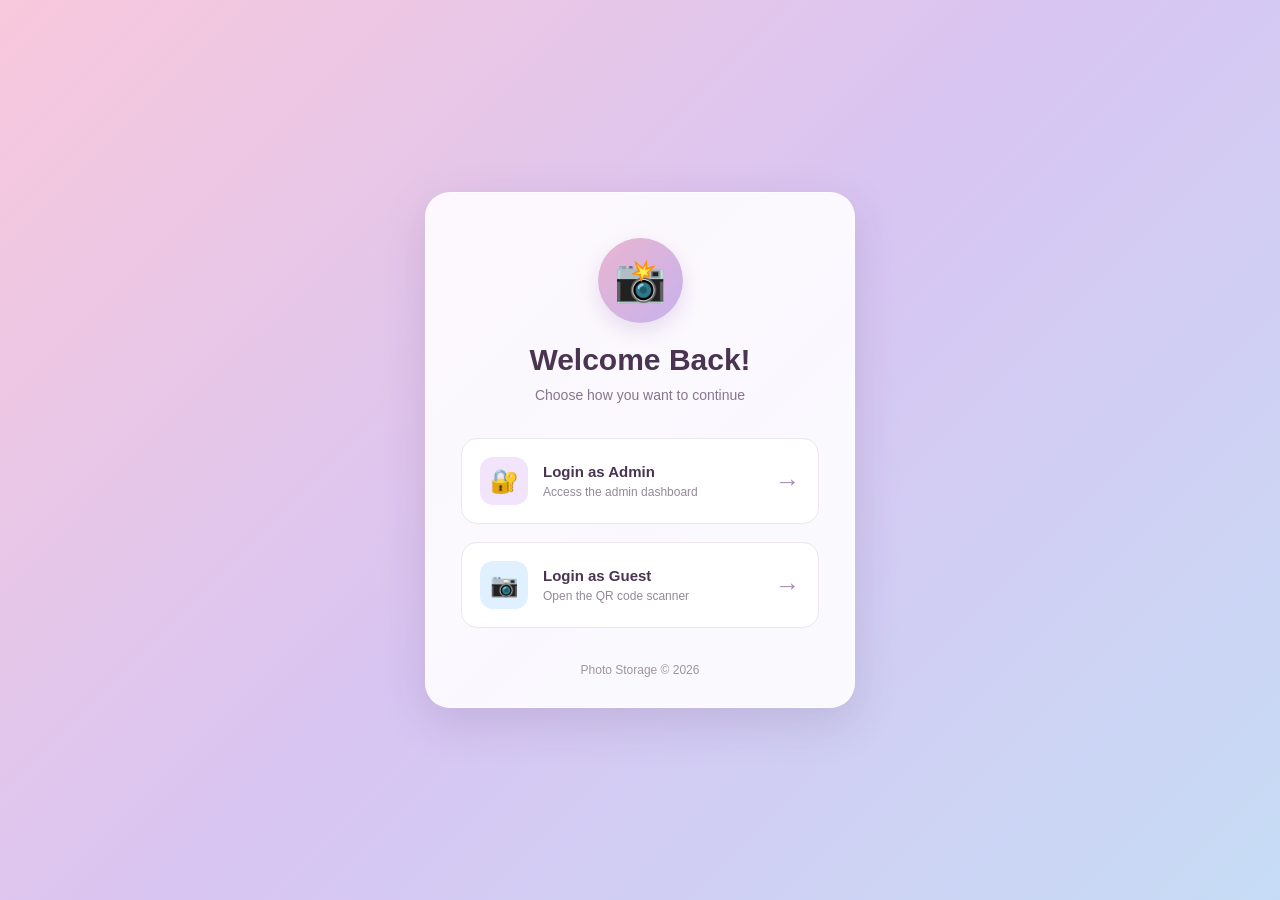
<file: index.html>
<!DOCTYPE html>
<html lang="en">
<head>
    <meta charset="UTF-8">
    <meta name="viewport" content="width=device-width, initial-scale=1.0">
    <title>Photo Storage | Login</title>
    <link rel="stylesheet" href="index.css">
</head>
<body>

    <div class="login-container">

        <div class="logo">📸</div>

        <h1>Welcome Back!</h1>
        <p class="subtitle">Choose how you want to continue</p>

        <div class="login-options">

            <!-- Admin Login -->
            <a href="admin_login.html" class="login-btn admin-btn">
                <span class="icon">🔐</span>
                <span>
                    <strong>Login as Admin</strong>
                    <small>Access the admin dashboard</small>
                </span>
                <span class="arrow">→</span>
            </a>

            
<a href="guest_scanner.html" class="login-btn guest-btn">
    <span class="icon">📷</span>
    <span>
        <strong>Login as Guest</strong>
        <small>Open the QR code scanner</small>
    </span>
    <span class="arrow">→</span>
</a>

        </div>

        <p class="footer-text">Photo Storage &copy; 2026</p>

    </div>

</body>
</html>
</file>
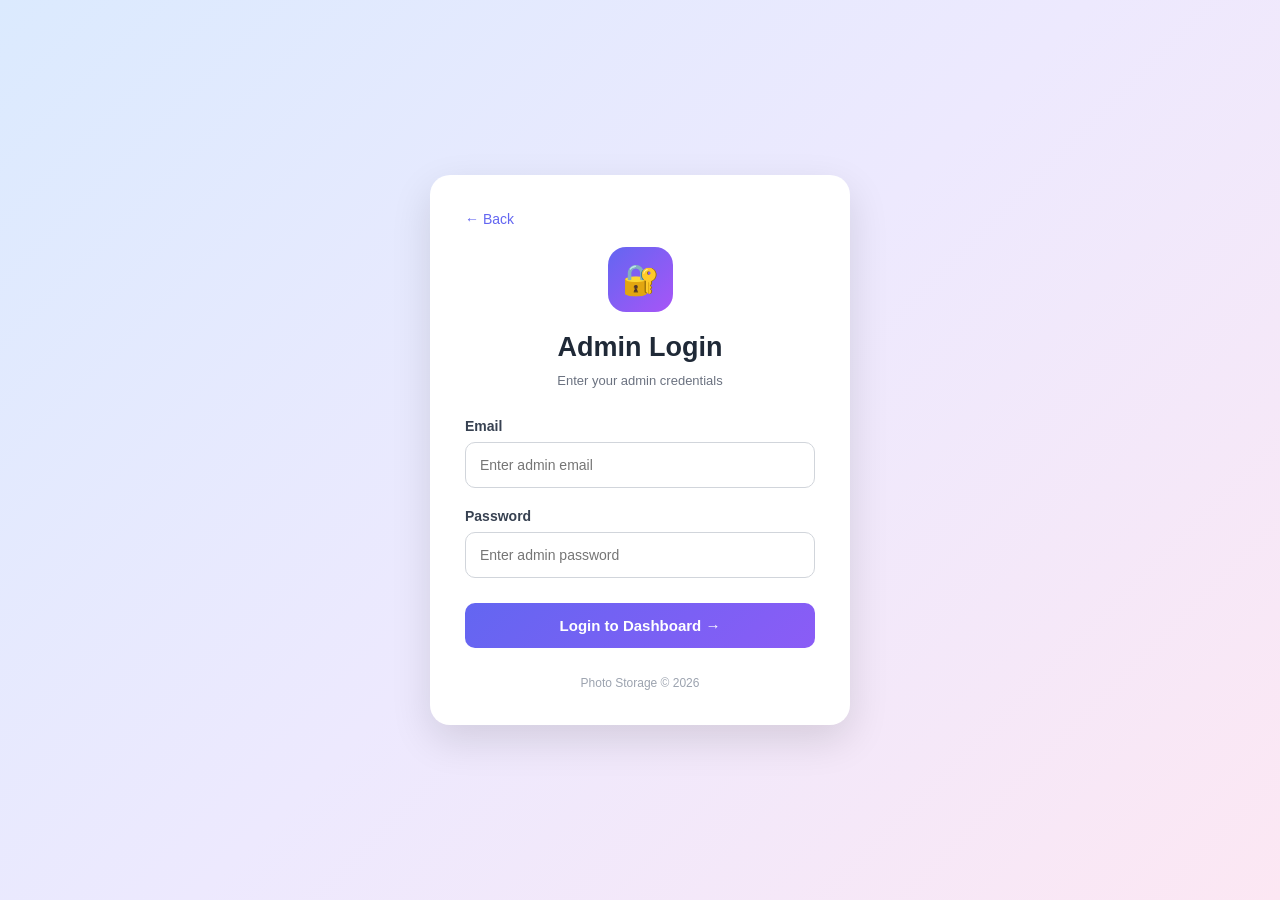
<file: admin_login.html>
<!DOCTYPE html>
<html lang="en">
<head>
    <meta charset="UTF-8">
    <meta name="viewport" content="width=device-width, initial-scale=1.0">
    <title>Admin Login | Photo Storage</title>
    <link rel="stylesheet" href="admin_login.css">
</head>
<body>

    <div class="login-container">

        <a href="index.html" class="back-link">← Back</a>

        <div class="logo">🔐</div>

        <h1>Admin Login</h1>
        <p class="subtitle">Enter your admin credentials</p>

        <form id="adminForm">

            <div class="input-group">
                <label for="email">Email</label>
                <input
                    type="text"
                    id="email"
                    placeholder="Enter admin email"
                    required
                >
            </div>

            <div class="input-group">
                <label for="password">Password</label>
                <input
                    type="password"
                    id="password"
                    placeholder="Enter admin password"
                    required
                >
            </div>

            <p id="error-message"></p>

            <button type="submit" class="login-btn">
                Login to Dashboard →
            </button>

        </form>

        <p class="footer-text">Photo Storage &copy; 2026</p>

    </div>

    <script>
        document.getElementById("adminForm").addEventListener("submit", function(event) {
            event.preventDefault();

            const email = document.getElementById("email").value.trim();
            const password = document.getElementById("password").value;
            const errorMessage = document.getElementById("error-message");

           if (email === "justine" && password === "klean") {
    window.location.href = "first_page.html";
} else {
    errorMessage.textContent = "Incorrect email or password!";
}
        });
    </script>

</body>
</html>
</file>
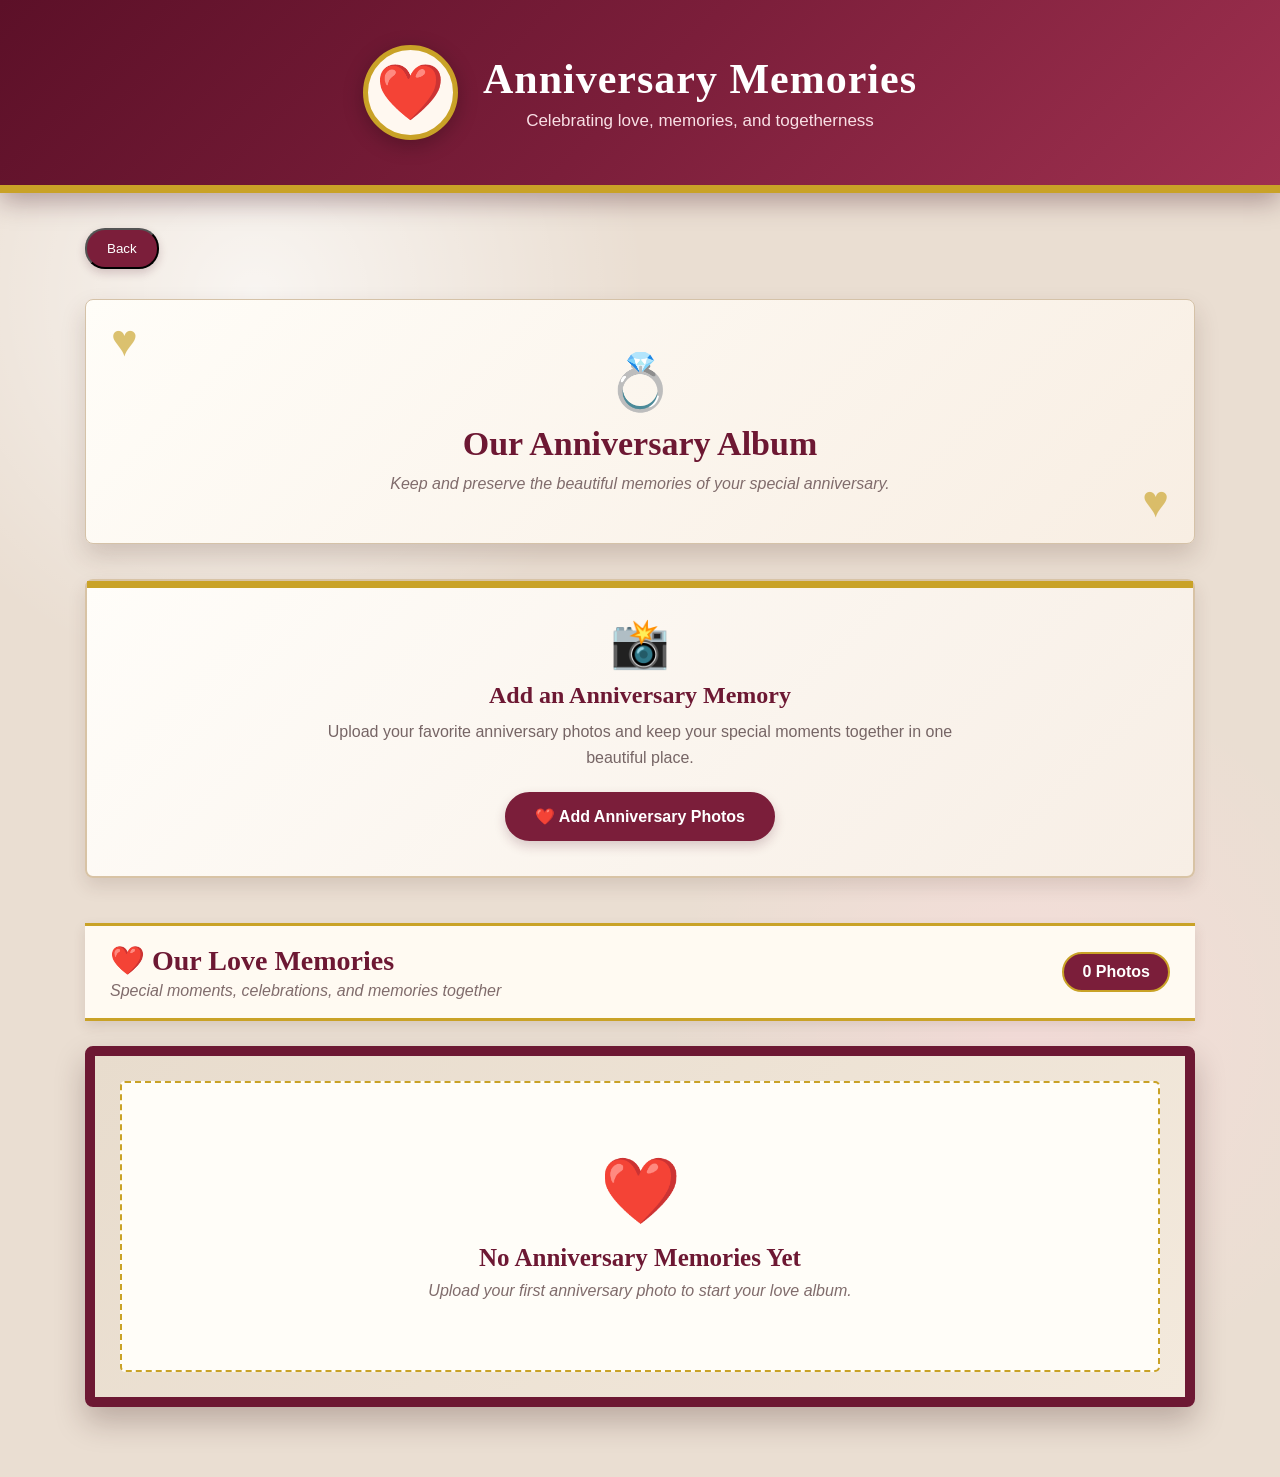
<file: Anniversary..html>
<!DOCTYPE html>
<html lang="en">

<head>
    <meta charset="UTF-8">
    <meta name="viewport" content="width=device-width, initial-scale=1.0">

    <title>Anniversary Memories</title>

    <link rel="stylesheet" href="Anniversary.css">
</head>

<body>

    <!-- HEADER -->

    <header class="anniversary-header">

        <div class="header-content">

            <div class="header-icon">
                ❤️
            </div>

            <div>
                <h1>Anniversary Memories</h1>

                <p>
                    Celebrating love, memories, and togetherness
                </p>
            </div>

        </div>

    </header>


    <!-- MAIN CONTENT -->

    <main class="container">

        <!-- BACK BUTTON -->

        <button
    class="back-btn"
    onclick="location.href='first_page.html'">

    Back

</button>


        <!-- TITLE -->

        <section class="page-title">

            <span>💍</span>

            <h2>
                Our Anniversary Album
            </h2>

            <p>
                Keep and preserve the beautiful memories
                of your special anniversary.
            </p>

        </section>


        <!-- UPLOAD -->

        <section class="upload-box">

            <div class="upload-icon">
                📸
            </div>

            <h2>
                Add an Anniversary Memory
            </h2>

            <p>
                Upload your favorite anniversary photos
                and keep your special moments together
                in one beautiful place.
            </p>

            <input
                type="file"
                id="photoInput"
                accept="image/*"
                multiple
            >

            <label
                for="photoInput"
                class="upload-btn">

                ❤️ Add Anniversary Photos

            </label>

        </section>


        <!-- GALLERY HEADER -->

        <section class="gallery-header">

            <div>

                <h2>
                    ❤️ Our Love Memories
                </h2>

                <p>
                    Special moments, celebrations,
                    and memories together
                </p>

            </div>

            <div class="photo-count">

                <span id="photoCount">
                    0 Photos
                </span>

            </div>

        </section>


        <!-- PHOTO GALLERY -->

        <section
            class="gallery"
            id="gallery">

        </section>

    </main>


    <!-- JAVASCRIPT -->

    <script>

        const photoInput =
            document.getElementById("photoInput");

        const gallery =
            document.getElementById("gallery");

        const photoCount =
            document.getElementById("photoCount");


        let photos =
            JSON.parse(
                localStorage.getItem("anniversaryPhotos")
            ) || [];


        /* DISPLAY PHOTOS */

        function displayPhotos() {

            gallery.innerHTML = "";


            if (photos.length === 0) {

                gallery.innerHTML = `

                    <div class="no-photo">

                        <div class="empty-icon">
                            ❤️
                        </div>

                        <h3>
                            No Anniversary Memories Yet
                        </h3>

                        <p>
                            Upload your first anniversary
                            photo to start your love album.
                        </p>

                    </div>

                `;

            }


            photos.forEach(function(photo, index) {

                const card =
                    document.createElement("div");

                card.className =
                    "photo-card";


                card.innerHTML = `

                    <div class="image-container">

                        <img
                            src="${photo}"
                            alt="Anniversary memory">

                    </div>

                    <button
                        class="delete-btn"
                        onclick="deletePhoto(${index})">

                        Delete

                    </button>

                `;


                gallery.appendChild(card);

            });


            updatePhotoCount();

        }


        /* UPLOAD PHOTOS */

        photoInput.addEventListener(
            "change",
            function(event) {

                const files =
                    event.target.files;


                Array.from(files).forEach(function(file) {

                    const reader =
                        new FileReader();


                    reader.onload =
                        function(e) {

                            photos.push(
                                e.target.result
                            );


                            localStorage.setItem(
                                "anniversaryPhotos",
                                JSON.stringify(photos)
                            );


                            displayPhotos();

                        };


                    reader.readAsDataURL(file);

                });


                photoInput.value = "";

            }
        );


        /* DELETE PHOTO */

        function deletePhoto(index) {

            const confirmDelete =
                confirm(
                    "Are you sure you want to delete this anniversary photo?"
                );


            if (confirmDelete) {

                photos.splice(index, 1);


                localStorage.setItem(
                    "anniversaryPhotos",
                    JSON.stringify(photos)
                );


                displayPhotos();

            }

        }


        /* PHOTO COUNTER */

        function updatePhotoCount() {

            const count =
                photos.length;


            if (count === 1) {

                photoCount.innerText =
                    "1 Photo";

            } else {

                photoCount.innerText =
                    count + " Photos";

            }

        }


        /* LOAD PHOTOS */

        displayPhotos();

    </script>

</body>

</html>
</file>
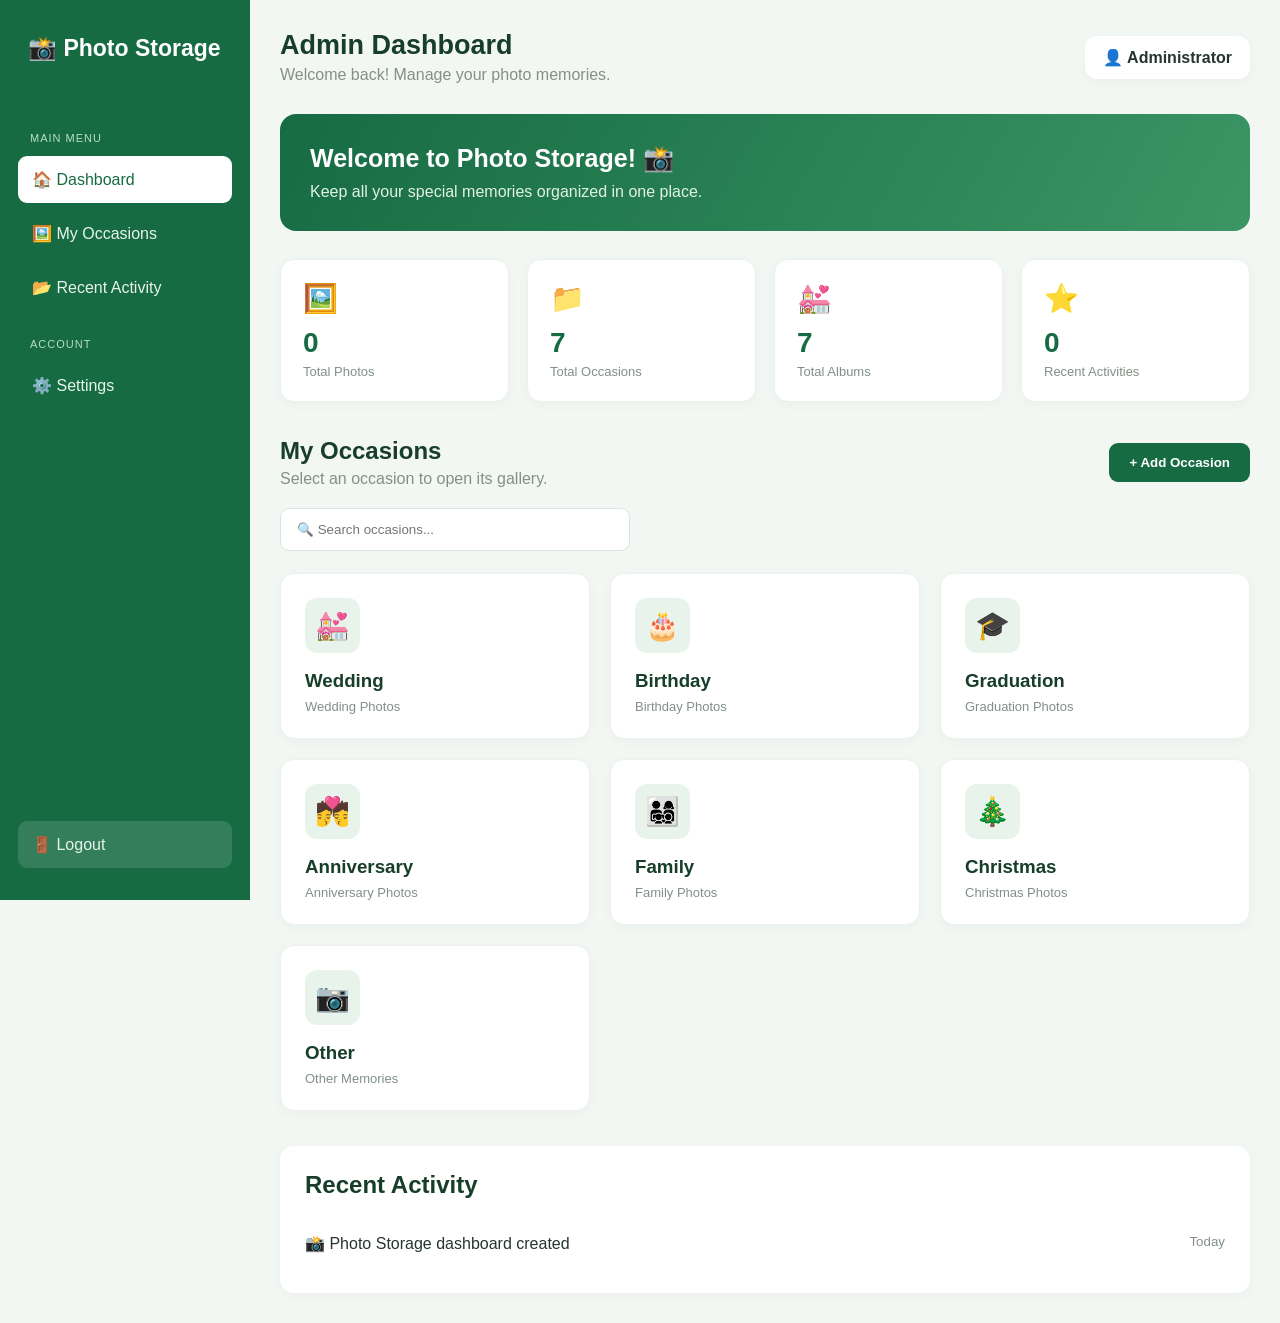
<file: first_page.html>
<!DOCTYPE html>
<html lang="en">
<head>
    <meta charset="UTF-8">
    <meta name="viewport" content="width=device-width, initial-scale=1.0">
    <title>Photo Storage | Admin Dashboard</title>

    <link rel="stylesheet" href="style.css">
</head>

<body>

    <!-- SIDEBAR -->
    <aside class="sidebar">

        <div class="logo">📸 <span>Photo Storage</span></div>

        <p class="menu-title">MAIN MENU</p>

        <a class="nav-link active" onclick="showDashboard()">🏠 <span>Dashboard</span></a>
        <a class="nav-link" onclick="goToOccasions()">🖼️ <span>My Occasions</span></a>
        <a class="nav-link" onclick="showRecent()">📂 <span>Recent Activity</span></a>

        <p class="menu-title">ACCOUNT</p>

        <a class="nav-link" onclick="showSettings()">⚙️ <span>Settings</span></a>
        <a class="nav-link logout" onclick="logout()">🚪 <span>Logout</span></a>

    </aside>


    <!-- MAIN CONTENT -->
    <main class="main">

        <div class="topbar">
            <div>
                <h2>Admin Dashboard</h2>
                <p>Welcome back! Manage your photo memories.</p>
            </div>

            <div class="admin-profile">
                👤 Administrator
            </div>
        </div>


        <!-- WELCOME -->
        <section class="welcome">
            <h2>Welcome to Photo Storage! 📸</h2>
            <p>Keep all your special memories organized in one place.</p>
        </section>


        <!-- STATISTICS -->
        <section class="stats">

            <div class="stat-card">
                <div class="stat-icon">🖼️</div>
                <h3 id="totalPhotos">0</h3>
                <p>Total Photos</p>
            </div>

            <div class="stat-card">
                <div class="stat-icon">📁</div>
                <h3 id="totalOccasions">7</h3>
                <p>Total Occasions</p>
            </div>

            <div class="stat-card">
                <div class="stat-icon">💒</div>
                <h3 id="totalAlbums">7</h3>
                <p>Total Albums</p>
            </div>

            <div class="stat-card">
                <div class="stat-icon">⭐</div>
                <h3 id="recentUploads">0</h3>
                <p>Recent Activities</p>
            </div>

        </section>


        <!-- OCCASIONS -->
        <section id="occasions">

            <div class="section-header">
                <div>
                    <h2>My Occasions</h2>
                    <p class="section-description">
                        Select an occasion to open its gallery.
                    </p>
                </div>

                <button class="add-btn" onclick="addOccasion()">
                    + Add Occasion
                </button>
            </div>

            <input
                type="text"
                id="searchInput"
                class="search-box"
                placeholder="🔍 Search occasions..."
                oninput="searchOccasions()"
            >

            <div class="occasion-container" id="occasionContainer"></div>

        </section>


        <!-- RECENT ACTIVITY -->
        <section class="recent-section" id="recent">

            <h2>Recent Activity</h2>

            <div id="activityList">
                <div class="activity">
                    <span>📸 Photo Storage dashboard created</span>
                    <small>Today</small>
                </div>
            </div>

        </section>

    </main>


    <!-- JAVASCRIPT -->
    <script>

        let occasions = [
            {
                name: "Wedding",
                icon: "💒",
                description: "Wedding Photos",
                link: "wedding.html"
            },
            {
                name: "Birthday",
                icon: "🎂",
                description: "Birthday Photos",
                link: "Birth_day.html"
            },
            {
                name: "Graduation",
                icon: "🎓",
                description: "Graduation Photos",
                link: "graduation.html"
            },
            {
                name: "Anniversary",
                icon: "💏",
                description: "Anniversary Photos",
                link: "Anniversary..html"
            },
            {
                name: "Family",
                icon: "👨‍👩‍👧‍👦",
                description: "Family Photos",
                link: "Family.html"
            },
            {
                name: "Christmas",
                icon: "🎄",
                description: "Christmas Photos",
                link: ""
            },
            {
                name: "Other",
                icon: "📷",
                description: "Other Memories",
                link: ""
            }
        ];


        // DISPLAY OCCASIONS
        function displayOccasions(data = occasions) {

            const container = document.getElementById("occasionContainer");

            container.innerHTML = "";

            if (data.length === 0) {
                container.innerHTML =
                    '<div class="empty-message">No occasions found.</div>';
                return;
            }

            data.forEach(occasion => {

                const card = document.createElement("div");
                card.className = "occasion-card";

                const icon = document.createElement("div");
                icon.className = "occasion-icon";
                icon.textContent = occasion.icon;

                const title = document.createElement("h3");
                title.textContent = occasion.name;

                const description = document.createElement("p");
                description.textContent = occasion.description;

                card.append(icon, title, description);

                card.onclick = () => openGallery(occasion);

                container.appendChild(card);

            });

            updateStatistics();
        }


        // OPEN GALLERY
        function openGallery(occasion) {

            if (occasion.link) {
                window.location.href = occasion.link;
            } else {
                alert("The " + occasion.name +
                    " gallery page has not been created yet.");
            }

        }


        // ADD NEW OCCASION
        function addOccasion() {

            let name = prompt("Enter the name of the new occasion:");

            if (!name || name.trim() === "") {
                return;
            }

            name = name.trim();

            const exists = occasions.some(
                item => item.name.toLowerCase() === name.toLowerCase()
            );

            if (exists) {
                alert("This occasion already exists!");
                return;
            }

            occasions.push({
                name: name,
                icon: "📷",
                description: name + " Photos",
                link: ""
            });

            displayOccasions();

            addActivity("New occasion created: " + name);

            alert(name + " occasion added successfully!");

        }


        // SEARCH OCCASIONS
        function searchOccasions() {

            const search = document
                .getElementById("searchInput")
                .value.toLowerCase();

            const filtered = occasions.filter(item =>
                item.name.toLowerCase().includes(search)
            );

            displayOccasions(filtered);

        }


        // UPDATE STATISTICS
        function updateStatistics() {

            document.getElementById("totalOccasions").textContent =
                occasions.length;

            document.getElementById("totalAlbums").textContent =
                occasions.length;

        }


        // RECENT ACTIVITY
        function addActivity(message) {

            const list = document.getElementById("activityList");

            const activity = document.createElement("div");
            activity.className = "activity";

            const text = document.createElement("span");
            text.textContent = "📸 " + message;

            const date = document.createElement("small");
            date.textContent = new Date().toLocaleString();

            activity.append(text, date);

            list.prepend(activity);

            document.getElementById("recentUploads").textContent =
                list.children.length;

        }


        // SIDEBAR NAVIGATION
        function showDashboard() {
            window.scrollTo({ top: 0, behavior: "smooth" });
        }

        function goToOccasions() {
            document.getElementById("occasions").scrollIntoView({
                behavior: "smooth"
            });
        }

        function showRecent() {
            document.getElementById("recent").scrollIntoView({
                behavior: "smooth"
            });
        }

        function showSettings() {
            alert("Settings page is coming soon!");
        }

        function logout() {

            if (confirm("Are you sure you want to logout?")) {
                window.location.href = "index.html";
            }

        }


        // INITIALIZE DASHBOARD
        displayOccasions();

    </script>

</body>
</html>
</file>
<file: index.css>
/* ==============================
   PHOTO STORAGE LOGIN PAGE
   ============================== */

* {
    margin: 0;
    padding: 0;
    box-sizing: border-box;
}

body {
    font-family: 'Segoe UI', Arial, sans-serif;
    min-height: 100vh;
    display: flex;
    justify-content: center;
    align-items: center;
    padding: 20px;

    background: linear-gradient(
        135deg,
        #f8c8dc,
        #d8c5f2,
        #c6dcf5
    );
}

/* LOGIN CONTAINER */

.login-container {
    width: 100%;
    max-width: 430px;
    padding: 45px 35px 30px;
    text-align: center;

    background: rgba(255, 255, 255, 0.88);
    border: 1px solid rgba(255, 255, 255, 0.7);
    border-radius: 25px;

    box-shadow: 0 15px 45px rgba(80, 50, 100, 0.15);

    animation: fadeIn 0.8s ease;
}

/* LOGO */

.logo {
    width: 85px;
    height: 85px;
    margin: 0 auto 20px;

    display: flex;
    justify-content: center;
    align-items: center;

    font-size: 42px;
    background: linear-gradient(135deg, #e9b5d0, #c7b2ed);
    border-radius: 50%;

    box-shadow: 0 8px 20px rgba(160, 110, 180, 0.2);
}

/* TITLE */

h1 {
    color: #493452;
    font-size: 30px;
    font-weight: 750;
    margin-bottom: 10px;
}

.subtitle {
    color: #88758e;
    font-size: 14px;
    margin-bottom: 35px;
}

/* LOGIN OPTIONS */

.login-options {
    display: flex;
    flex-direction: column;
    gap: 18px;
}

/* LOGIN BUTTON */

.login-btn {
    display: flex;
    align-items: center;
    gap: 15px;

    width: 100%;
    padding: 18px;

    text-decoration: none;
    text-align: left;

    border-radius: 16px;
    border: 1px solid #eee4f2;

    background: #ffffff;
    color: #493452;

    transition: all 0.3s ease;
}

/* BUTTON ICON */

.login-btn .icon {
    width: 48px;
    height: 48px;
    min-width: 48px;

    display: flex;
    justify-content: center;
    align-items: center;

    font-size: 23px;
    border-radius: 13px;
}

/* BUTTON TEXT */

.login-btn strong {
    display: block;
    font-size: 15px;
    margin-bottom: 5px;
}

.login-btn small {
    display: block;
    color: #95889a;
    font-size: 12px;
}

/* ARROW */

.login-btn .arrow {
    margin-left: auto;
    font-size: 25px;
    color: #a58bb5;
    transition: transform 0.3s ease;
}

/* ADMIN BUTTON */

.admin-btn .icon {
    background: #f1e4fb;
}

.admin-btn:hover {
    border-color: #b58bd8;
    background: #fcf8ff;
    transform: translateY(-4px);
    box-shadow: 0 8px 20px rgba(150, 110, 190, 0.15);
}

/* GUEST BUTTON */

.guest-btn .icon {
    background: #e1f0ff;
}

.guest-btn:hover {
    border-color: #8dbce9;
    background: #f7fbff;
    transform: translateY(-4px);
    box-shadow: 0 8px 20px rgba(100, 150, 210, 0.15);
}

/* HOVER ARROW */

.login-btn:hover .arrow {
    transform: translateX(5px);
}

/* FOOTER */

.footer-text {
    margin-top: 35px;
    color: #a092a5;
    font-size: 12px;
}

/* ANIMATION */

@keyframes fadeIn {
    from {
        opacity: 0;
        transform: translateY(20px);
    }

    to {
        opacity: 1;
        transform: translateY(0);
    }
}

/* RESPONSIVE DESIGN */

@media (max-width: 480px) {
    .login-container {
        padding: 35px 22px 25px;
    }

    h1 {
        font-size: 26px;
    }

    .login-btn {
        padding: 15px;
    }
}
</file>
<file: admin_login.css>
* {
    margin: 0;
    padding: 0;
    box-sizing: border-box;
}

body {
    font-family: Arial, sans-serif;
    min-height: 100vh;
    display: flex;
    justify-content: center;
    align-items: center;
    padding: 20px;
    background: linear-gradient(135deg, #dbeafe, #ede9fe, #fce7f3);
}

.login-container {
    width: 100%;
    max-width: 420px;
    background: white;
    padding: 35px;
    border-radius: 20px;
    box-shadow: 0 15px 40px rgba(0, 0, 0, 0.12);
}

.back-link {
    display: inline-block;
    margin-bottom: 20px;
    color: #6366f1;
    text-decoration: none;
    font-size: 14px;
}

.logo {
    width: 65px;
    height: 65px;
    display: flex;
    justify-content: center;
    align-items: center;
    margin: 0 auto 20px;
    border-radius: 18px;
    background: linear-gradient(135deg, #6366f1, #a855f7);
    font-size: 30px;
}

h1 {
    text-align: center;
    color: #1f2937;
    font-size: 27px;
    margin-bottom: 10px;
}

.subtitle {
    text-align: center;
    color: #6b7280;
    font-size: 13px;
    margin-bottom: 30px;
}

.input-group {
    margin-bottom: 20px;
}

.input-group label {
    display: block;
    color: #374151;
    font-weight: bold;
    font-size: 14px;
    margin-bottom: 8px;
}

.input-group input {
    width: 100%;
    padding: 14px;
    border: 1px solid #d1d5db;
    border-radius: 10px;
    outline: none;
    font-size: 14px;
    transition: 0.3s;
}

.input-group input:focus {
    border-color: #6366f1;
    box-shadow: 0 0 0 3px rgba(99, 102, 241, 0.12);
}

.login-btn {
    width: 100%;
    padding: 14px;
    margin-top: 5px;
    border: none;
    border-radius: 10px;
    background: linear-gradient(135deg, #6366f1, #8b5cf6);
    color: white;
    font-size: 15px;
    font-weight: bold;
    cursor: pointer;
    transition: 0.3s;
}

.login-btn:hover {
    transform: translateY(-2px);
    box-shadow: 0 8px 20px rgba(99, 102, 241, 0.25);
}

.footer-text {
    text-align: center;
    margin-top: 28px;
    color: #9ca3af;
    font-size: 12px;
}

@media (max-width: 480px) {
    .login-container {
        padding: 25px 20px;
    }
}
</file>
<file: Anniversary.css>
/* =========================================
   ANNIVERSARY PHOTO ALBUM
========================================= */

* {
    margin: 0;
    padding: 0;
    box-sizing: border-box;
}

body {
    font-family: Arial, sans-serif;
    background:
        radial-gradient(circle at 20% 20%, rgba(255,255,255,.7), transparent 25%),
        radial-gradient(circle at 80% 70%, rgba(255,220,225,.5), transparent 25%),
        #eaded2;

    color: #4a252c;
    min-height: 100vh;
}


/* =========================================
   ALBUM COVER / HEADER
========================================= */

.anniversary-header {
    background:
        linear-gradient(
            135deg,
            #5c1028,
            #7b1e3a,
            #9e304f
        );

    color: white;

    padding: 45px 20px;

    border-bottom: 8px solid #c9a227;

    box-shadow:
        0 8px 25px rgba(60, 15, 30, .35);
}


.header-content {
    max-width: 1050px;

    margin: auto;

    display: flex;

    align-items: center;

    justify-content: center;

    gap: 25px;

    text-align: center;
}


.header-icon {
    width: 95px;
    height: 95px;

    display: flex;

    align-items: center;
    justify-content: center;

    font-size: 55px;

    background: #fff8f0;

    border: 5px solid #c9a227;

    border-radius: 50%;

    box-shadow:
        0 5px 20px rgba(0,0,0,.25);
}


.anniversary-header h1 {
    font-family: Georgia, serif;

    font-size: 42px;

    letter-spacing: 1px;

    margin-bottom: 8px;
}


.anniversary-header p {
    color: #f9dfe5;

    font-size: 17px;
}


/* =========================================
   MAIN
========================================= */

.container {
    max-width: 1150px;

    margin: auto;

    padding: 35px 20px 70px;
}


/* =========================================
   BACK BUTTON
========================================= */

.back-btn {
    display: inline-block;

    text-decoration: none;

    background: #7b1e3a;

    color: white;

    padding: 11px 20px;

    border-radius: 20px;

    margin-bottom: 30px;

    transition: .3s;

    box-shadow:
        0 4px 10px rgba(80,20,40,.2);
}


.back-btn:hover {
    background: #c9a227;

    color: #4a252c;

    transform: translateX(-4px);
}


/* =========================================
   ALBUM TITLE PAGE
========================================= */

.page-title {
    position: relative;

    text-align: center;

    background:
        linear-gradient(
            135deg,
            #fffdf8,
            #f8eee3
        );

    padding: 50px 25px;

    margin-bottom: 35px;

    border-radius: 8px;

    border: 1px solid #d5c2a8;

    box-shadow:
        0 12px 25px rgba(70,40,30,.18);

    overflow: hidden;
}


/* Decorative album corners */

.page-title::before,
.page-title::after {
    content: "♥";

    position: absolute;

    font-size: 45px;

    color: #c9a227;

    opacity: .65;
}


.page-title::before {
    top: 15px;
    left: 25px;
}


.page-title::after {
    bottom: 15px;
    right: 25px;
}


.page-title span {
    font-size: 55px;

    display: block;

    margin-bottom: 10px;
}


.page-title h2 {
    font-family: Georgia, serif;

    color: #6d1833;

    font-size: 34px;

    margin-bottom: 12px;
}


.page-title p {
    color: #806c6c;

    font-style: italic;

    font-size: 16px;
}


/* =========================================
   UPLOAD SECTION
========================================= */

.upload-box {
    position: relative;

    background:
        linear-gradient(
            135deg,
            #fffdf9,
            #f7eee5
        );

    padding: 35px 25px;

    text-align: center;

    border: 2px solid #d8c3a5;

    border-radius: 8px;

    margin-bottom: 45px;

    box-shadow:
        0 8px 18px rgba(70,40,30,.13);
}


.upload-box::before {
    content: "";

    position: absolute;

    top: 0;
    left: 0;

    width: 100%;
    height: 7px;

    background: #c9a227;
}


.upload-icon {
    font-size: 48px;

    margin-bottom: 10px;
}


.upload-box h2 {
    font-family: Georgia, serif;

    color: #6d1833;

    margin-bottom: 10px;
}


.upload-box p {
    max-width: 650px;

    margin: 0 auto 22px;

    color: #766565;

    line-height: 1.6;
}


#photoInput {
    display: none;
}


/* =========================================
   ALBUM BUTTON
========================================= */

.upload-btn {
    display: inline-block;

    padding: 13px 28px;

    background: #7b1e3a;

    color: white;

    border-radius: 25px;

    cursor: pointer;

    font-weight: bold;

    border: 2px solid #7b1e3a;

    transition: .3s;

    box-shadow:
        0 5px 12px rgba(80,20,40,.2);
}


.upload-btn:hover {
    background: #c9a227;

    border-color: #c9a227;

    color: #4a252c;

    transform: translateY(-3px);
}


/* =========================================
   ALBUM SECTION HEADER
========================================= */

.gallery-header {
    position: relative;

    display: flex;

    justify-content: space-between;

    align-items: center;

    margin-bottom: 25px;

    padding: 18px 25px;

    background: #fffaf2;

    border-top: 3px solid #c9a227;

    border-bottom: 3px solid #c9a227;

    box-shadow:
        0 5px 12px rgba(70,40,30,.12);
}


.gallery-header h2 {
    font-family: Georgia, serif;

    color: #6d1833;

    font-size: 28px;

    margin-bottom: 5px;
}


.gallery-header p {
    color: #806c6c;

    font-style: italic;
}


.photo-count {
    background: #7b1e3a;

    color: white;

    padding: 9px 18px;

    border-radius: 20px;

    border: 2px solid #c9a227;

    font-weight: bold;
}


/* =========================================
   PHOTO ALBUM
========================================= */

.gallery {
    display: grid;

    grid-template-columns:
        repeat(3, 1fr);

    gap: 35px;

    padding: 25px;

    background:
        linear-gradient(
            135deg,
            #e8dccd,
            #f3e9dc
        );

    border: 10px solid #6d1833;

    border-radius: 8px;

    box-shadow:
        0 15px 30px rgba(50,20,20,.25);

    position: relative;
}


/* =========================================
   PHOTO CARD
========================================= */

.photo-card {
    position: relative;

    background: #fffdf8;

    padding: 12px 12px 35px;

    border-radius: 3px;

    border: 1px solid #ddd0bd;

    box-shadow:
        0 8px 15px rgba(50,30,20,.2);

    transition: .35s;

    transform: rotate(-1deg);
}


/* Alternate photo rotation */

.photo-card:nth-child(even) {
    transform: rotate(1.5deg);
}


.photo-card:nth-child(3n) {
    transform: rotate(-2deg);
}


.photo-card:hover {
    transform:
        translateY(-10px)
        rotate(0deg)
        scale(1.03);

    z-index: 5;

    box-shadow:
        0 18px 30px rgba(50,30,20,.3);
}


/* =========================================
   PHOTO
========================================= */

.image-container {
    width: 100%;

    height: 250px;

    overflow: hidden;

    background: #eee;

    border: 1px solid #d4c6b5;
}


.image-container img {
    width: 100%;

    height: 100%;

    object-fit: cover;

    display: block;

    transition: .5s;
}


.photo-card:hover img {
    transform: scale(1.06);
}


/* =========================================
   PHOTO CAPTION AREA
========================================= */

.photo-card::after {
    content: "♥ Our Special Memory ♥";

    position: absolute;

    bottom: 9px;

    left: 0;

    width: 100%;

    text-align: center;

    font-family: Georgia, serif;

    font-size: 13px;

    color: #7b1e3a;
}


/* =========================================
   DELETE BUTTON
========================================= */

.delete-btn {
    position: absolute;

    top: 20px;

    right: 20px;

    width: auto;

    padding: 7px 12px;

    border: none;

    border-radius: 15px;

    background: rgba(123,30,58,.9);

    color: white;

    font-size: 12px;

    cursor: pointer;

    opacity: 0;

    transition: .3s;

    z-index: 3;
}


.photo-card:hover .delete-btn {
    opacity: 1;
}


.delete-btn:hover {
    background: #c62848;
}


/* =========================================
   EMPTY ALBUM
========================================= */

.no-photo {
    grid-column: 1 / -1;

    text-align: center;

    background: #fffdf8;

    padding: 70px 20px;

    border: 2px dashed #c9a227;

    border-radius: 5px;
}


.empty-icon {
    font-size: 65px;

    margin-bottom: 15px;
}


.no-photo h3 {
    font-family: Georgia, serif;

    color: #6d1833;

    font-size: 25px;

    margin-bottom: 10px;
}


.no-photo p {
    color: #806c6c;

    font-style: italic;
}


/* =========================================
   TABLET
========================================= */

@media (max-width: 900px) {

    .gallery {
        grid-template-columns:
            repeat(2, 1fr);
    }

}


/* =========================================
   MOBILE
========================================= */

@media (max-width: 650px) {

    .anniversary-header {
        padding: 30px 15px;
    }


    .header-content {
        flex-direction: column;
    }


    .anniversary-header h1 {
        font-size: 30px;
    }


    .anniversary-header p {
        font-size: 14px;
    }


    .header-icon {
        width: 75px;
        height: 75px;

        font-size: 43px;
    }


    .container {
        padding: 25px 12px 50px;
    }


    .page-title {
        padding: 40px 15px;
    }


    .page-title h2 {
        font-size: 27px;
    }


    .gallery-header {
        flex-direction: column;

        align-items: flex-start;

        gap: 12px;
    }


    .gallery {
        grid-template-columns: 1fr;

        padding: 18px;

        border-width: 7px;

        gap: 25px;
    }


    .image-container {
        height: 270px;
    }


    .delete-btn {
        opacity: 1;
    }

}


/* =========================================
   SMALL PHONE
========================================= */

@media (max-width: 420px) {

    .gallery {
        padding: 12px;
    }


    .image-container {
        height: 240px;
    }


    .upload-btn {
        width: 100%;
    }

}
</file>
<file: style.css>
/* GENERAL SETTINGS */
* {
    margin: 0;
    padding: 0;
    box-sizing: border-box;
    font-family: 'Segoe UI', Arial, sans-serif;
}

body {
    background: #f3f7f4;
    color: #26352d;
}

/* SIDEBAR */
.sidebar {
    width: 250px;
    height: 100vh;
    background: #176b43;
    color: white;
    position: fixed;
    left: 0;
    top: 0;
    padding: 25px 18px;
    display: flex;
    flex-direction: column;
}

.logo {
    font-size: 23px;
    font-weight: bold;
    padding: 10px;
    margin-bottom: 40px;
}

.sidebar .menu-title {
    font-size: 11px;
    color: #b8ddc6;
    margin: 20px 12px 12px;
    letter-spacing: 1px;
}

.nav-link {
    display: block;
    color: #e6f4eb;
    text-decoration: none;
    padding: 14px;
    border-radius: 9px;
    margin-bottom: 7px;
    cursor: pointer;
    transition: .3s;
}

.nav-link:hover,
.nav-link.active {
    background: white;
    color: #176b43;
}

.logout {
    margin-top: auto;
    background: #ffffff20;
}

/* MAIN CONTENT */
.main {
    margin-left: 250px;
    padding: 30px;
}

/* TOP BAR */
.topbar {
    display: flex;
    justify-content: space-between;
    align-items: center;
    margin-bottom: 30px;
    gap: 15px;
}

.topbar h2 {
    color: #173d2b;
    font-size: 27px;
}

.topbar p {
    color: #829087;
    margin-top: 5px;
}

.admin-profile {
    background: white;
    padding: 12px 18px;
    border-radius: 12px;
    box-shadow: 0 3px 12px #00000008;
    font-weight: 600;
}

/* WELCOME BANNER */
.welcome {
    background: linear-gradient(120deg, #176b43, #3b9564);
    color: white;
    padding: 30px;
    border-radius: 16px;
    margin-bottom: 28px;
}

.welcome h2 {
    font-size: 25px;
    margin-bottom: 10px;
}

.welcome p {
    color: #e1f2e6;
}

/* STATISTICS */
.stats {
    display: grid;
    grid-template-columns: repeat(4, 1fr);
    gap: 18px;
    margin-bottom: 35px;
}

.stat-card {
    background: white;
    padding: 22px;
    border-radius: 14px;
    box-shadow: 0 3px 12px #00000008;
    border: 1px solid #edf1ed;
}

.stat-icon {
    font-size: 28px;
    margin-bottom: 12px;
}

.stat-card h3 {
    font-size: 28px;
    color: #176b43;
    margin-bottom: 5px;
}

.stat-card p {
    color: #829087;
    font-size: 13px;
}

/* SECTION HEADER */
.section-header {
    display: flex;
    justify-content: space-between;
    align-items: center;
    gap: 15px;
    margin-bottom: 20px;
}

.section-header h2 {
    color: #173d2b;
}

.section-description {
    color: #829087;
    margin-top: 5px;
}

/* ADD BUTTON */
.add-btn {
    background: #176b43;
    color: white;
    border: none;
    padding: 12px 20px;
    border-radius: 9px;
    cursor: pointer;
    font-weight: 600;
    transition: .3s;
}

.add-btn:hover {
    background: #104d31;
}

/* SEARCH */
.search-box {
    width: 100%;
    max-width: 350px;
    padding: 13px 16px;
    border: 1px solid #dce5dd;
    border-radius: 9px;
    outline: none;
    margin-bottom: 22px;
    background: white;
}

.search-box:focus {
    border-color: #176b43;
}

/* OCCASION CARDS */
.occasion-container {
    display: grid;
    grid-template-columns: repeat(3, 1fr);
    gap: 20px;
}

.occasion-card {
    background: white;
    padding: 24px;
    border-radius: 14px;
    border: 1px solid #edf1ed;
    box-shadow: 0 3px 12px #00000008;
    cursor: pointer;
    transition: .3s;
    position: relative;
}

.occasion-card:hover {
    transform: translateY(-5px);
    box-shadow: 0 8px 20px #176b4315;
}

.occasion-icon {
    width: 55px;
    height: 55px;
    background: #e8f4eb;
    border-radius: 12px;
    display: flex;
    justify-content: center;
    align-items: center;
    font-size: 28px;
    margin-bottom: 17px;
}

.occasion-card h3 {
    color: #173d2b;
    margin-bottom: 7px;
}

.occasion-card p {
    color: #829087;
    font-size: 13px;
}

.empty-message {
    color: #829087;
    padding: 20px;
    text-align: center;
    grid-column: 1 / -1;
}

/* RECENT ACTIVITY */
.recent-section {
    margin-top: 35px;
    background: white;
    padding: 25px;
    border-radius: 14px;
    box-shadow: 0 3px 12px #00000008;
}

.recent-section h2 {
    margin-bottom: 20px;
    color: #173d2b;
}

.activity {
    display: flex;
    justify-content: space-between;
    padding: 15px 0;
    border-bottom: 1px solid #edf1ed;
    gap: 10px;
}

.activity:last-child {
    border-bottom: none;
}

.activity small {
    color: #829087;
}

/* TABLET */
@media(max-width: 1100px) {
    .stats {
        grid-template-columns: repeat(2, 1fr);
    }

    .occasion-container {
        grid-template-columns: repeat(2, 1fr);
    }
}

/* MOBILE */
@media(max-width: 700px) {
    .sidebar {
        width: 65px;
        padding: 15px 7px;
    }

    .logo {
        font-size: 22px;
        padding: 8px;
    }

    .logo span,
    .sidebar .menu-title,
    .nav-link span {
        display: none;
    }

    .nav-link {
        text-align: center;
        font-size: 20px;
        padding: 13px 5px;
    }

    .main {
        margin-left: 65px;
        padding: 18px;
    }

    .topbar {
        align-items: flex-start;
        flex-direction: column;
    }

    .stats {
        grid-template-columns: 1fr 1fr;
        gap: 10px;
    }

    .occasion-container {
        grid-template-columns: 1fr;
    }

    .stat-card {
        padding: 15px;
    }

    .stat-card h3 {
        font-size: 23px;
    }

    .section-header {
        align-items: flex-start;
        flex-direction: column;
    }
}
</file>
